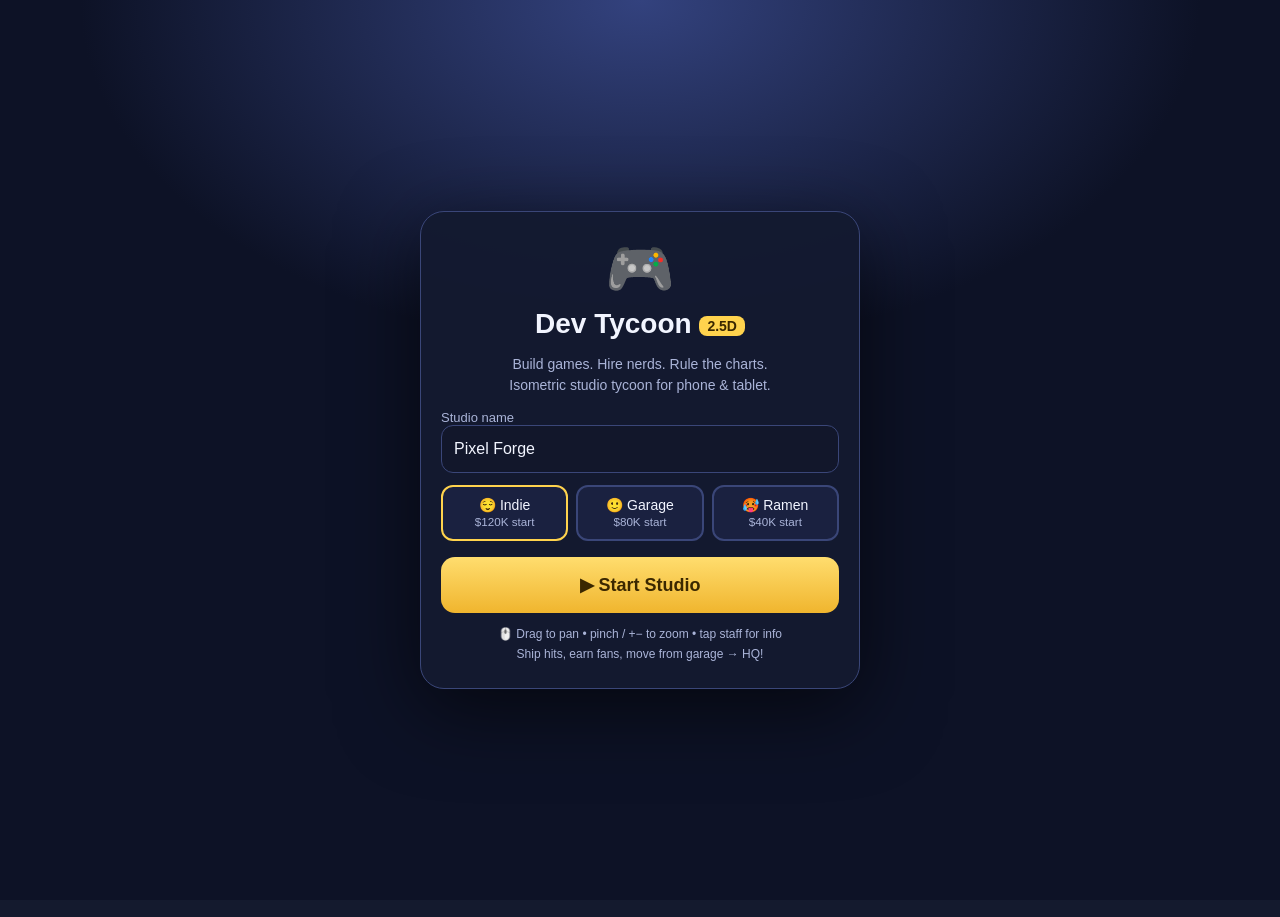
<file: index.html>
<!DOCTYPE html>
<html lang="en">
<head>
<meta charset="UTF-8" />
<meta name="viewport" content="width=device-width, initial-scale=1.0, maximum-scale=1.0, user-scalable=no, viewport-fit=cover" />
<meta name="theme-color" content="#141a2e" />
<meta name="mobile-web-app-capable" content="yes" />
<meta name="apple-mobile-web-app-capable" content="yes" />
<meta name="apple-mobile-web-app-status-bar-style" content="black-translucent" />
<title>Dev Tycoon 2.5D — Isometric Game Studio Tycoon</title>
<link rel="icon" href="data:image/svg+xml,<svg xmlns='http://www.w3.org/2000/svg' viewBox='0 0 100 100'><text y='.9em' font-size='90'>🎮</text></svg>" />
<link rel="stylesheet" href="style.css" />
</head>
<body>
<div id="app">
  <!-- ===== Top HUD ===== -->
  <header id="hud">
    <div class="hud-left">
      <div id="logo" aria-label="Dev Tycoon">🎮<span>Dev Tycoon <em>2.5D</em></span></div>
      <div id="date-chip" title="Game date"><span id="hud-date">Y1 M1 W1</span><span id="hud-speed-dot" class="dot"></span></div>
    </div>
    <div class="hud-stats">
      <div class="stat money" title="Cash">💰 <b id="hud-money">$80.0K</b><small id="hud-delta"></small></div>
      <div class="stat" title="Fans">⭐ <b id="hud-fans">0</b></div>
      <div class="stat" title="Research points">🔬 <b id="hud-rp">0</b></div>
      <div class="stat" title="Hype">🔥 <b id="hud-hype">0</b></div>
    </div>
    <div class="hud-right">
      <button id="btn-speed" class="icon-btn" title="Pause / speed">⏩<small id="speed-label">1×</small></button>
      <button id="btn-sound" class="icon-btn" title="Sound">🔊</button>
      <button id="btn-menu" class="icon-btn" title="Menu">☰</button>
    </div>
  </header>

  <!-- ===== Isometric viewport ===== -->
  <main id="viewport-wrap">
    <canvas id="iso"></canvas>
    <div id="office-label"><span id="office-name">🏠 Garage Office</span><span id="staff-count"></span></div>
    <div id="viewport-tools">
      <button id="zoom-out" class="icon-btn" title="Zoom out">−</button>
      <button id="zoom-in" class="icon-btn" title="Zoom in">+</button>
      <button id="btn-center" class="icon-btn" title="Center office">⌂</button>
    </div>
    <div id="project-banner" class="hidden">
      <div class="pb-top"><b id="pb-name">Untitled Game</b><span id="pb-stage">Development</span></div>
      <div class="pb-bar"><div id="pb-fill"></div></div>
      <div class="pb-sub"><span id="pb-pct">0%</span><span id="pb-bugs"></span></div>
    </div>
    <div id="sales-toast" class="hidden"></div>
    <div id="hint-bubble" class="hidden"></div>
  </main>

  <!-- ===== Bottom action bar (phone/tablet) ===== -->
  <nav id="actionbar">
    <button class="act primary" data-tab="develop">🕹️<span>Develop</span></button>
    <button class="act" data-tab="staff">🧑‍💻<span>Staff</span></button>
    <button class="act" data-tab="research">🔬<span>Research</span></button>
    <button class="act" data-tab="market">📣<span>Market</span></button>
    <button class="act" data-tab="office">🏢<span>Office</span></button>
  </nav>

  <!-- ===== Bottom sheet panel ===== -->
  <section id="sheet" class="closed">
    <div id="sheet-handle"></div>
    <div id="sheet-head"><h2 id="sheet-title">Develop</h2><button id="sheet-close" class="icon-btn">✕</button></div>
    <div id="sheet-body"></div>
  </section>

  <!-- ===== Modal ===== -->
  <div id="modal-veil" class="hidden"><div id="modal" role="dialog" aria-modal="true">
    <div id="modal-head"><h2 id="modal-title"></h2><button id="modal-close" class="icon-btn">✕</button></div>
    <div id="modal-body"></div>
  </div></div>

  <div id="toasts"></div>

  <!-- ===== Boot / start screen ===== -->
  <div id="boot">
    <div class="boot-card">
      <div class="boot-logo">🎮</div>
      <h1>Dev Tycoon <span class="iso-tag">2.5D</span></h1>
      <p class="tagline">Build games. Hire nerds. Rule the charts.<br/>Isometric studio tycoon for phone &amp; tablet.</p>
      <label class="studio-label">Studio name
        <input id="studio-name" maxlength="24" value="Pixel Forge" />
      </label>
      <div class="diff-row">
        <button class="diff selected" data-diff="easy">😌 Indie<br/><small>$120K start</small></button>
        <button class="diff" data-diff="normal">🙂 Garage<br/><small>$80K start</small></button>
        <button class="diff" data-diff="hard">🥵 Ramen<br/><small>$40K start</small></button>
      </div>
      <button id="btn-start">▶ Start Studio</button>
      <button id="btn-continue" class="ghost hidden">↩ Continue saved game</button>
      <p class="how">🖱️ Drag to pan • pinch / +− to zoom • tap staff for info<br/>Ship hits, earn fans, move from garage → HQ!</p>
    </div>
  </div>
</div>
<script src="js/data.js"></script>
<script src="js/iso.js"></script>
<script src="js/sim.js"></script>
<script src="js/ui.js"></script>
<script src="js/main.js"></script>
</body>
</html>
</file>
<file: style.css>
:root{
  --bg:#141a2e; --bg2:#1d2540; --panel:#232c4d; --card:#2b3560;
  --line:#3a4678; --txt:#f2f5ff; --dim:#aab4d8;
  --acc:#ffd34d; --acc2:#5df2c9; --good:#5df2c9; --bad:#ff6b7a;
  --blue:#5aa2ff; --purple:#b78bff;
  --radius:16px; --tap:48px;
  --safe-b:env(safe-area-inset-bottom,0px);
}
*{box-sizing:border-box;-webkit-tap-highlight-color:transparent}
html,body{height:100%;margin:0;overscroll-behavior:none}
body{background:radial-gradient(1200px 700px at 50% -10%,#2b3768 0%,var(--bg) 55%) fixed,var(--bg);
  color:var(--txt);font-family:-apple-system,BlinkMacSystemFont,"SF Pro Text",Roboto,"Segoe UI",Inter,Arial,sans-serif;
  touch-action:manipulation;user-select:none;-webkit-user-select:none}
#app{height:100dvh;display:flex;flex-direction:column;max-width:1100px;margin:0 auto;position:relative}
/* ===== HUD ===== */
#hud{display:flex;align-items:center;gap:8px;padding:8px 10px;background:linear-gradient(#232c4d,#1d2540);
  border-bottom:1px solid var(--line);z-index:30;min-height:58px}
.hud-left{display:flex;align-items:center;gap:8px;min-width:0}
#logo{display:flex;align-items:center;gap:6px;font-size:22px;font-weight:800;white-space:nowrap}
#logo span{font-size:15px;letter-spacing:.3px} #logo em{font-style:normal;color:var(--acc)}
#date-chip{font-size:12px;background:#12172b;border:1px solid var(--line);border-radius:999px;
  padding:4px 10px;color:var(--dim);display:flex;gap:6px;align-items:center;white-space:nowrap}
#date-chip .dot{width:8px;height:8px;border-radius:50%;background:var(--good);display:inline-block}
#date-chip .dot.paused{background:var(--bad)} #date-chip .dot.fast{background:var(--acc)}
.hud-stats{display:flex;gap:6px;flex:1;justify-content:center;min-width:0;overflow-x:auto;scrollbar-width:none}
.hud-stats::-webkit-scrollbar{display:none}
.stat{background:#12172b;border:1px solid var(--line);border-radius:12px;padding:6px 9px;font-size:13px;
  display:flex;gap:5px;align-items:center;white-space:nowrap}
.stat b{font-variant-numeric:tabular-nums}
.stat small{color:var(--good);font-size:11px} .stat small.neg{color:var(--bad)}
.hud-right{display:flex;gap:6px}
.icon-btn{min-width:var(--tap);min-height:var(--tap);border-radius:12px;border:1px solid var(--line);
  background:var(--card);color:var(--txt);font-size:18px;display:flex;align-items:center;justify-content:center;
  gap:2px;cursor:pointer;padding:0 10px}
.icon-btn:active{transform:scale(.94)} .icon-btn small{font-size:11px;color:var(--acc)}
#btn-speed{flex-direction:column;font-size:16px;line-height:1}
/* ===== Viewport ===== */
#viewport-wrap{position:relative;flex:1;min-height:0;overflow:hidden;background:#0e1327}
#iso{position:absolute;inset:0;width:100%;height:100%;display:block;touch-action:none;cursor:grab}
#office-label{position:absolute;top:10px;left:10px;background:rgba(10,14,30,.78);border:1px solid var(--line);
  border-radius:12px;padding:6px 12px;font-size:13px;display:flex;gap:8px;backdrop-filter:blur(6px)}
#office-label #staff-count{color:var(--dim)}
#viewport-tools{position:absolute;right:10px;top:10px;display:flex;flex-direction:column;gap:8px}
#viewport-tools .icon-btn{background:rgba(20,26,46,.85);backdrop-filter:blur(6px);font-size:22px}
#project-banner{position:absolute;left:10px;right:10px;bottom:10px;background:rgba(12,17,36,.9);
  border:1px solid var(--line);border-radius:14px;padding:10px 12px;backdrop-filter:blur(8px)}
#project-banner.hidden{display:none}
.pb-top{display:flex;justify-content:space-between;font-size:13px;margin-bottom:6px;gap:8px}
.pb-top #pb-stage{color:var(--acc)}
.pb-bar{height:10px;background:#0a0e22;border-radius:99px;overflow:hidden;border:1px solid var(--line)}
#pb-fill{height:100%;width:0%;background:linear-gradient(90deg,var(--acc2),var(--blue));border-radius:99px;transition:width .3s}
.pb-sub{display:flex;justify-content:space-between;font-size:12px;color:var(--dim);margin-top:4px}
#sales-toast{position:absolute;top:56px;left:50%;transform:translateX(-50%);background:rgba(12,20,12,.92);
  border:1px solid #2f7d5b;border-radius:12px;padding:8px 14px;font-size:13px;max-width:92%;text-align:center}
#sales-toast.hidden{display:none}
#hint-bubble{position:absolute;left:50%;bottom:76px;transform:translateX(-50%);background:var(--acc);color:#221a00;
  font-weight:700;font-size:13px;border-radius:999px;padding:8px 16px;box-shadow:0 6px 24px rgba(0,0,0,.4);white-space:nowrap}
#hint-bubble.hidden{display:none}
/* ===== Action bar ===== */
#actionbar{display:flex;gap:6px;padding:8px 8px calc(8px + var(--safe-b));background:linear-gradient(#1d2540,#161c36);
  border-top:1px solid var(--line);z-index:30}
.act{flex:1;min-height:58px;border-radius:14px;border:1px solid var(--line);background:var(--card);color:var(--txt);
  font-size:20px;display:flex;flex-direction:column;align-items:center;justify-content:center;gap:1px;cursor:pointer}
.act span{font-size:11px;color:var(--dim)} .act.primary{background:linear-gradient(180deg,#ffdd6e,#f5b93c);color:#3a2700;border-color:#a97e1c}
.act.primary span{color:#5a4300;font-weight:700} .act:active{transform:scale(.96)} .act.active{outline:2px solid var(--acc)}
/* ===== Sheet ===== */
#sheet{position:absolute;left:0;right:0;bottom:calc(76px + var(--safe-b));max-width:1100px;margin:0 auto;z-index:40;background:var(--bg2);
  border:1px solid var(--line);border-radius:20px;max-height:64dvh;display:flex;flex-direction:column;
  transform:translateY(0);transition:transform .25s ease;box-shadow:0 -12px 40px rgba(0,0,0,.5)}
#sheet.closed{transform:translateY(calc(100% - 0px));pointer-events:none;position:absolute;visibility:hidden}
#sheet-handle{width:48px;height:5px;border-radius:99px;background:var(--line);margin:8px auto 2px}
#sheet-head{display:flex;align-items:center;justify-content:space-between;padding:4px 14px 8px}
#sheet-head h2{margin:0;font-size:17px}
#sheet-body{overflow-y:auto;padding:0 14px calc(16px + var(--safe-b));-webkit-overflow-scrolling:touch;touch-action:pan-y}
/* ===== Modal ===== */
#modal-veil{position:fixed;inset:0;background:rgba(4,7,18,.7);z-index:60;display:flex;align-items:flex-end;justify-content:center;backdrop-filter:blur(3px)}
#modal-veil.hidden{display:none}
#modal{background:var(--bg2);border:1px solid var(--line);border-radius:20px 20px 0 0;width:100%;max-width:640px;
  max-height:92dvh;display:flex;flex-direction:column;overflow:hidden}
#modal-head{display:flex;align-items:center;justify-content:space-between;padding:12px 16px;border-bottom:1px solid var(--line)}
#modal-head h2{margin:0;font-size:17px} #modal-body{overflow-y:auto;padding:14px 16px calc(18px + var(--safe-b));touch-action:pan-y}
/* ===== Cards / forms ===== */
.hidden{display:none !important}
.card{background:var(--card);border:1px solid var(--line);border-radius:var(--radius);padding:12px;margin:8px 0}
.card h3{margin:0 0 6px;font-size:15px} .card p{margin:6px 0;color:var(--dim);font-size:13px;line-height:1.45}
.row{display:flex;gap:8px;align-items:center} .row.wrap{flex-wrap:wrap} .grow{flex:1;min-width:0}
.btn{min-height:var(--tap);border-radius:12px;border:1px solid var(--line);background:#33406f;color:var(--txt);
  font-size:15px;font-weight:700;padding:10px 14px;cursor:pointer;touch-action:manipulation}
.btn:active{transform:scale(.97)} .btn.primary{background:linear-gradient(180deg,#ffdd6e,#f0b52e);color:#3a2700;border-color:#a97e1c}
.btn.good{background:linear-gradient(180deg,#6ff5cd,#2fd39a);color:#063325;border:none}
.btn.danger{background:#4a2330;border-color:#7d2f42;color:#ffb3bd}
.btn.ghost{background:transparent} .btn.small{min-height:40px;font-size:13px;padding:6px 10px}
.btn:disabled{opacity:.45;filter:grayscale(.4)}
.btn.big{width:100%;font-size:17px}
.pill{display:inline-block;background:#12172b;border:1px solid var(--line);border-radius:999px;padding:3px 10px;font-size:12px;color:var(--dim);margin:2px 4px 2px 0}
.pill.hot{color:var(--acc);border-color:#7a6420} .pill.good{color:var(--good)} .pill.bad{color:var(--bad)}
.grid2{display:grid;grid-template-columns:1fr 1fr;gap:8px}
.pick{border:2px solid var(--line);border-radius:12px;padding:10px;background:#1a2140;cursor:pointer;min-height:var(--tap)}
.pick.selected{border-color:var(--acc);background:#2a2a18}
.pick b{display:block;font-size:14px} .pick small{color:var(--dim);font-size:12px}
input[type=text],input:not([type]),select{background:#12172b;border:1px solid var(--line);color:var(--txt);
  border-radius:12px;min-height:var(--tap);padding:10px 12px;font-size:16px;width:100%}
input[type=range]{width:100%;height:36px;accent-color:var(--acc)}
.stars{color:var(--acc);letter-spacing:2px;font-size:18px}
.kv{display:flex;justify-content:space-between;font-size:13px;padding:3px 0;color:var(--dim)} .kv b{color:var(--txt)}
.bar{height:8px;background:#0e1330;border-radius:99px;overflow:hidden;border:1px solid var(--line)}
.bar>i{display:block;height:100%;background:linear-gradient(90deg,var(--blue),var(--purple))}
.bar.g>i{background:linear-gradient(90deg,var(--acc2),#2fd39a)}
.bar.y>i{background:linear-gradient(90deg,#ffdd6e,#f0b52e)}
.review{display:flex;gap:8px;align-items:center;background:#12172b;border:1px solid var(--line);border-radius:12px;padding:8px 10px;margin:6px 0}
.review .mag{width:38px;height:38px;border-radius:10px;background:var(--purple);display:flex;align-items:center;justify-content:center;font-size:20px}
.score{font-size:22px;font-weight:800;color:var(--acc)}
table.ledger{width:100%;border-collapse:collapse;font-size:13px}
table.ledger td{padding:6px 4px;border-bottom:1px solid #2c3560} table.ledger td:last-child{text-align:right;font-variant-numeric:tabular-nums}
/* toasts */
#toasts{position:fixed;top:66px;left:50%;transform:translateX(-50%);z-index:80;display:flex;flex-direction:column;gap:8px;width:min(92vw,480px)}
.toast{background:#10162e;border:1px solid var(--line);border-left:5px solid var(--blue);border-radius:12px;
  padding:10px 12px;font-size:13px;box-shadow:0 8px 30px rgba(0,0,0,.5);animation:tin .25s ease}
.toast.good{border-left-color:var(--good)} .toast.bad{border-left-color:var(--bad)} .toast.gold{border-left-color:var(--acc)}
@keyframes tin{from{opacity:0;transform:translateY(-8px)}to{opacity:1}}
/* boot */
#boot{position:fixed;inset:0;z-index:100;background:radial-gradient(800px 500px at 50% 0%,#33427e,#0d1226 70%);
  display:flex;align-items:center;justify-content:center;padding:16px;overflow-y:auto}
#boot.hidden{display:none}
.boot-card{background:rgba(20,26,48,.95);border:1px solid var(--line);border-radius:24px;padding:24px 20px;
  max-width:440px;width:100%;text-align:center;box-shadow:0 20px 80px rgba(0,0,0,.6)}
.boot-logo{font-size:56px} .boot-card h1{margin:6px 0;font-size:28px}
.iso-tag{background:var(--acc);color:#3a2700;font-size:14px;border-radius:8px;padding:2px 8px;vertical-align:middle}
.tagline{color:var(--dim);font-size:14px;line-height:1.5}
.studio-label{display:block;text-align:left;font-size:13px;color:var(--dim);margin:12px 0}
.diff-row{display:grid;grid-template-columns:1fr 1fr 1fr;gap:8px;margin:10px 0}
.diff{border:2px solid var(--line);background:#1a2140;color:var(--txt);border-radius:12px;padding:10px 4px;font-size:14px;cursor:pointer}
.diff.selected{border-color:var(--acc)} .diff small{color:var(--dim)}
#btn-start{width:100%;min-height:56px;font-size:18px;font-weight:800;border-radius:14px;border:none;
  background:linear-gradient(180deg,#ffdd6e,#f0b52e);color:#3a2700;cursor:pointer;margin-top:6px}
#btn-continue{width:100%;margin-top:8px}
.how{font-size:12px;color:var(--dim);line-height:1.6;margin-bottom:0}
/* game over */
.gameover{text-align:center;padding:10px} .gameover .big{font-size:52px}
/* scrollbars */
::-webkit-scrollbar{width:8px} ::-webkit-scrollbar-thumb{background:var(--line);border-radius:99px}
/* larger screens: side-by-side */
@media (min-width:900px){  #modal-veil{align-items:center;padding:20px} #modal{border-radius:20px}
  #sheet{max-height:60dvh}
  .grid2{grid-template-columns:1fr 1fr 1fr}
}
@media (max-height:500px){ #actionbar .act{min-height:48px} }
/* narrow phones: keep HUD stats visible */
@media (max-width:560px){
  #logo{font-size:18px} #logo span{display:none}
  #date-chip{font-size:11px;padding:3px 8px}
  .stat{font-size:12px;padding:5px 7px}
  .hud-stats{justify-content:flex-start}
  .icon-btn{min-width:44px;padding:0 8px}
  #office-label{font-size:12px;max-width:62vw}
  #viewport-tools{top:auto;bottom:86px}
}
</file>
